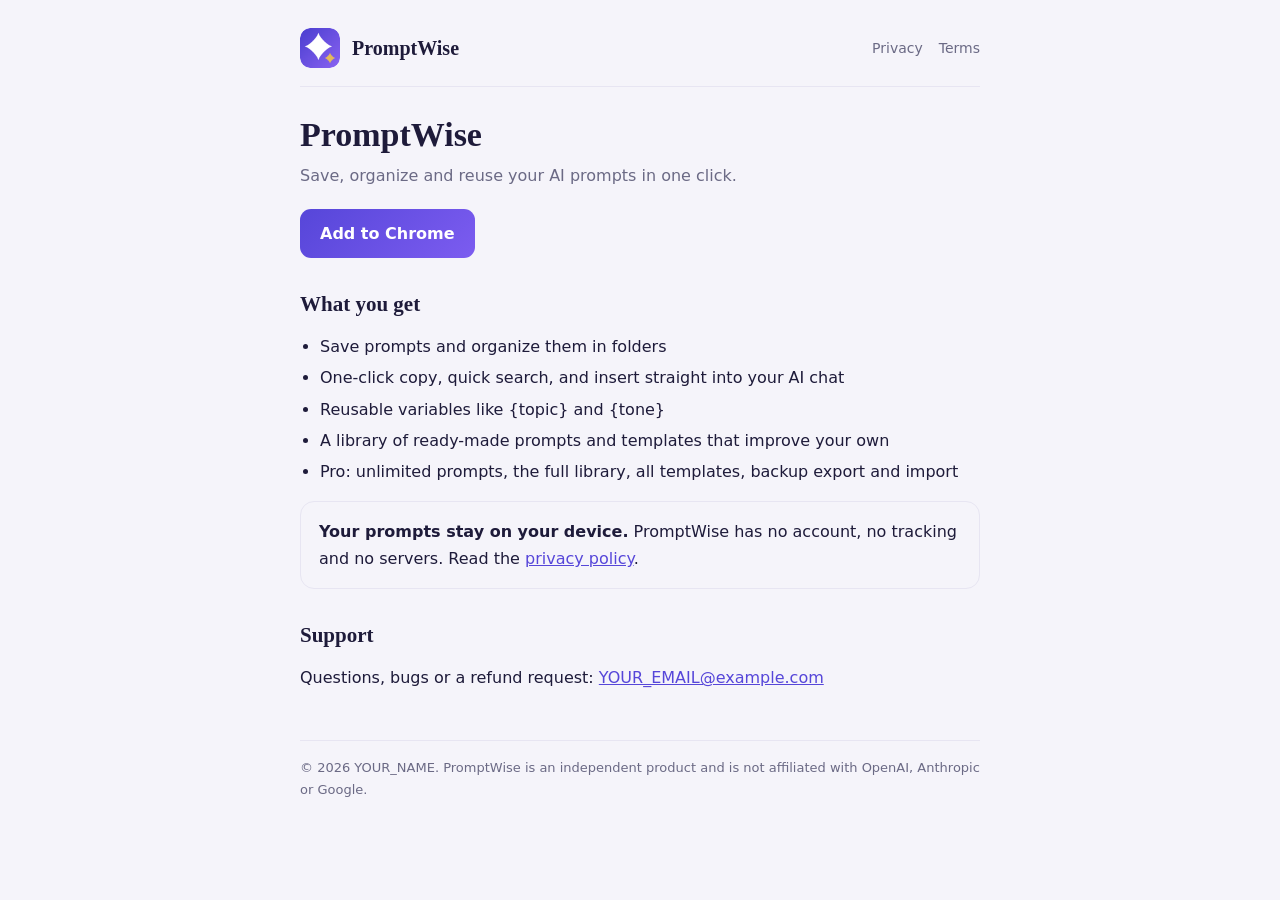
<file: index.html>
<!doctype html><html lang="en"><head><meta charset="utf-8"><meta name="viewport" content="width=device-width,initial-scale=1">
<title>PromptWise — AI Prompt Manager</title><link rel="stylesheet" href="style.css"><link rel="icon" href="logo.png"></head><body><div class="wrap">
<div class="top"><img src="logo.png" alt=""><a href="index.html">PromptWise</a><nav><a href="privacy.html">Privacy</a><a href="terms.html">Terms</a></nav></div>
<h1>PromptWise</h1>
<p class="sub">Save, organize and reuse your AI prompts in one click.</p>
<p><a class="cta" href="https://chromewebstore.google.com/">Add to Chrome</a></p>
<h2>What you get</h2>
<ul><li>Save prompts and organize them in folders</li><li>One-click copy, quick search, and insert straight into your AI chat</li><li>Reusable variables like {topic} and {tone}</li><li>A library of ready-made prompts and templates that improve your own</li><li>Pro: unlimited prompts, the full library, all templates, backup export and import</li></ul>
<div class="card"><b>Your prompts stay on your device.</b> PromptWise has no account, no tracking and no servers. Read the <a href="privacy.html">privacy policy</a>.</div>
<h2>Support</h2>
<p>Questions, bugs or a refund request: <a href="mailto:YOUR_EMAIL@example.com">YOUR_EMAIL@example.com</a></p>
<footer>© 2026 YOUR_NAME. PromptWise is an independent product and is not affiliated with OpenAI, Anthropic or Google.</footer></div></body></html>
</file>
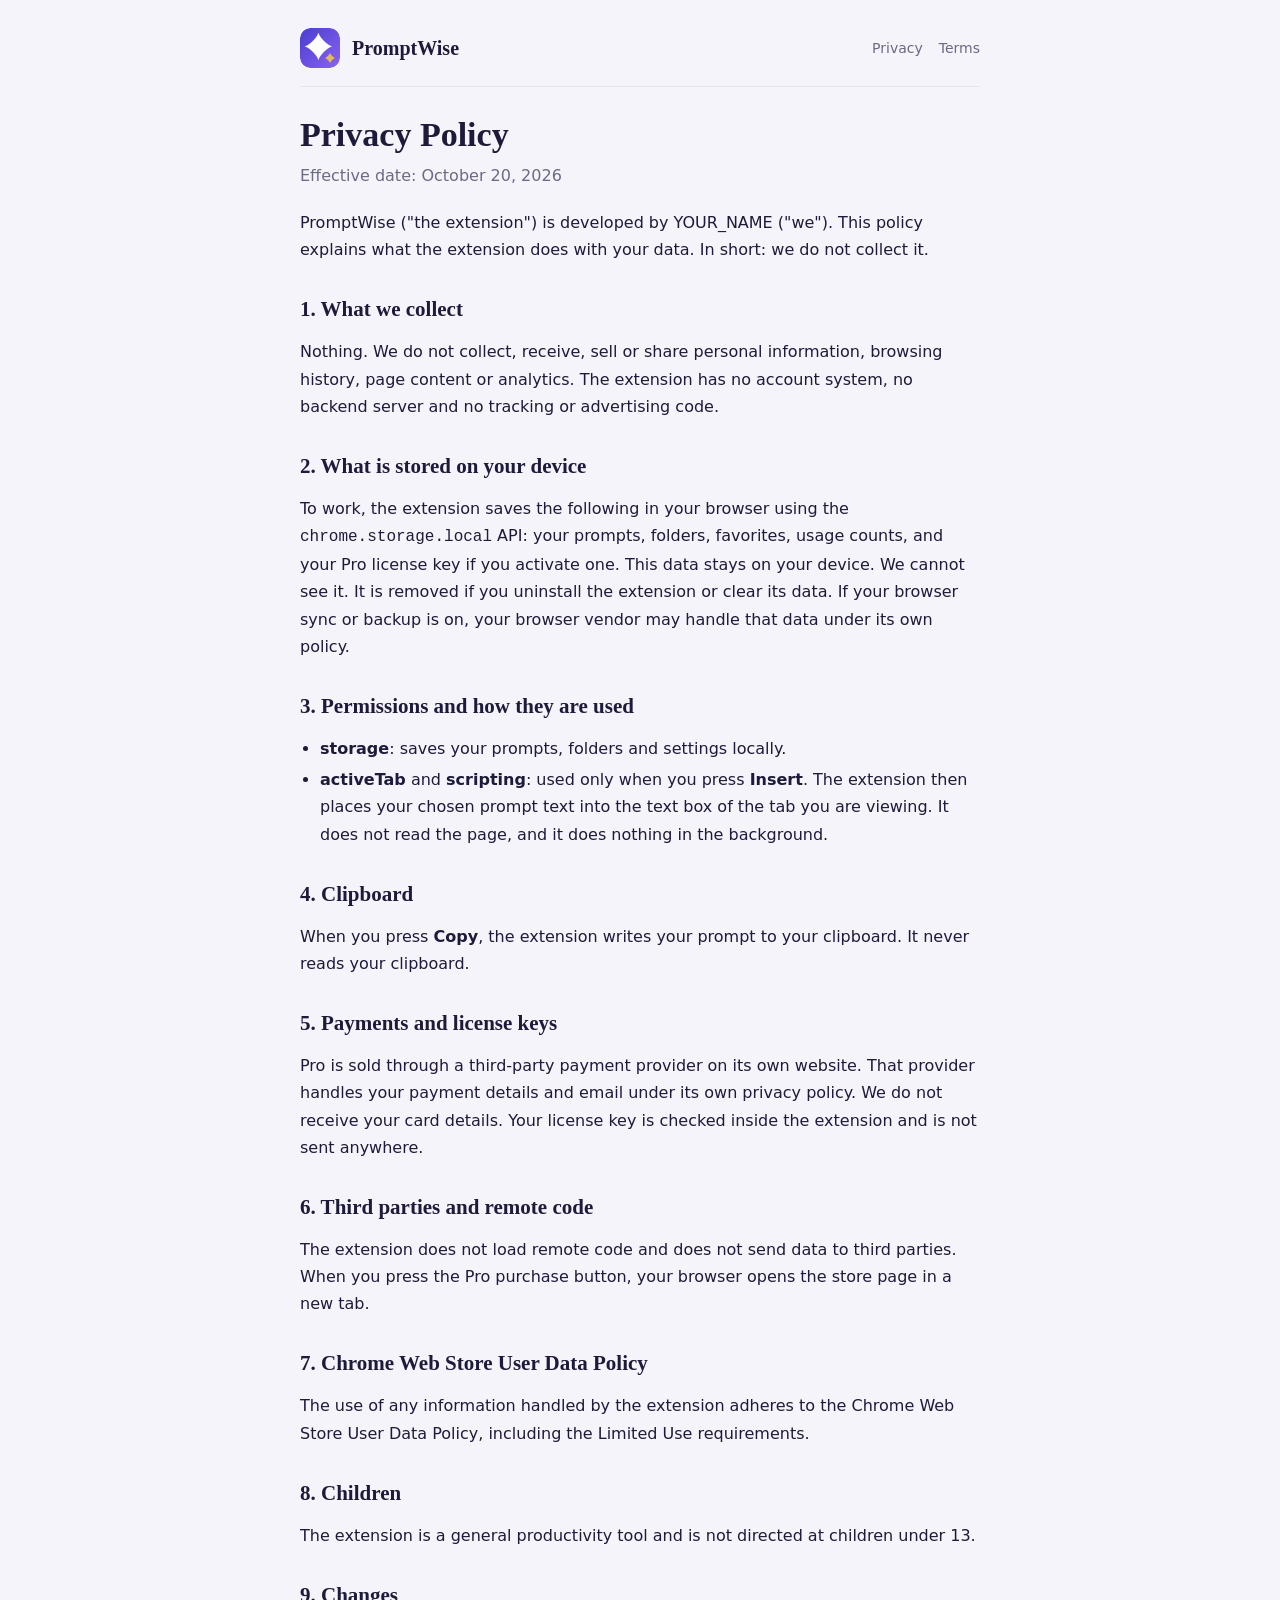
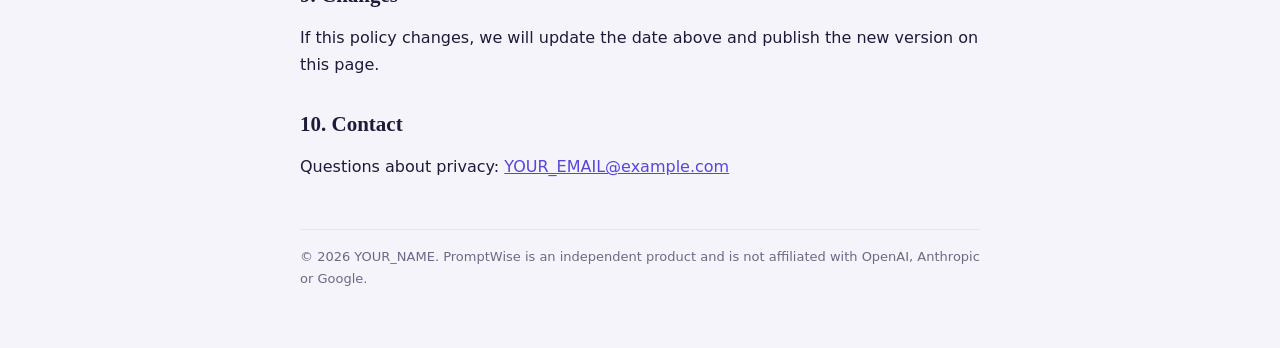
<file: privacy.html>
<!doctype html><html lang="en"><head><meta charset="utf-8"><meta name="viewport" content="width=device-width,initial-scale=1">
<title>Privacy Policy — PromptWise</title><link rel="stylesheet" href="style.css"><link rel="icon" href="logo.png"></head><body><div class="wrap">
<div class="top"><img src="logo.png" alt=""><a href="index.html">PromptWise</a><nav><a href="privacy.html">Privacy</a><a href="terms.html">Terms</a></nav></div>
<h1>Privacy Policy</h1>
<p class="sub">Effective date: October 20, 2026</p>
<p>PromptWise ("the extension") is developed by YOUR_NAME ("we"). This policy explains what the extension does with your data. In short: we do not collect it.</p>
<h2>1. What we collect</h2>
<p>Nothing. We do not collect, receive, sell or share personal information, browsing history, page content or analytics. The extension has no account system, no backend server and no tracking or advertising code.</p>
<h2>2. What is stored on your device</h2>
<p>To work, the extension saves the following in your browser using the <code>chrome.storage.local</code> API: your prompts, folders, favorites, usage counts, and your Pro license key if you activate one. This data stays on your device. We cannot see it. It is removed if you uninstall the extension or clear its data. If your browser sync or backup is on, your browser vendor may handle that data under its own policy.</p>
<h2>3. Permissions and how they are used</h2>
<ul>
<li><b>storage</b>: saves your prompts, folders and settings locally.</li>
<li><b>activeTab</b> and <b>scripting</b>: used only when you press <b>Insert</b>. The extension then places your chosen prompt text into the text box of the tab you are viewing. It does not read the page, and it does nothing in the background.</li>
</ul>
<h2>4. Clipboard</h2>
<p>When you press <b>Copy</b>, the extension writes your prompt to your clipboard. It never reads your clipboard.</p>
<h2>5. Payments and license keys</h2>
<p>Pro is sold through a third-party payment provider on its own website. That provider handles your payment details and email under its own privacy policy. We do not receive your card details. Your license key is checked inside the extension and is not sent anywhere.</p>
<h2>6. Third parties and remote code</h2>
<p>The extension does not load remote code and does not send data to third parties. When you press the Pro purchase button, your browser opens the store page in a new tab.</p>
<h2>7. Chrome Web Store User Data Policy</h2>
<p>The use of any information handled by the extension adheres to the Chrome Web Store User Data Policy, including the Limited Use requirements.</p>
<h2>8. Children</h2>
<p>The extension is a general productivity tool and is not directed at children under 13.</p>
<h2>9. Changes</h2>
<p>If this policy changes, we will update the date above and publish the new version on this page.</p>
<h2>10. Contact</h2>
<p>Questions about privacy: <a href="mailto:YOUR_EMAIL@example.com">YOUR_EMAIL@example.com</a></p>
<footer>© 2026 YOUR_NAME. PromptWise is an independent product and is not affiliated with OpenAI, Anthropic or Google.</footer></div></body></html>
</file>
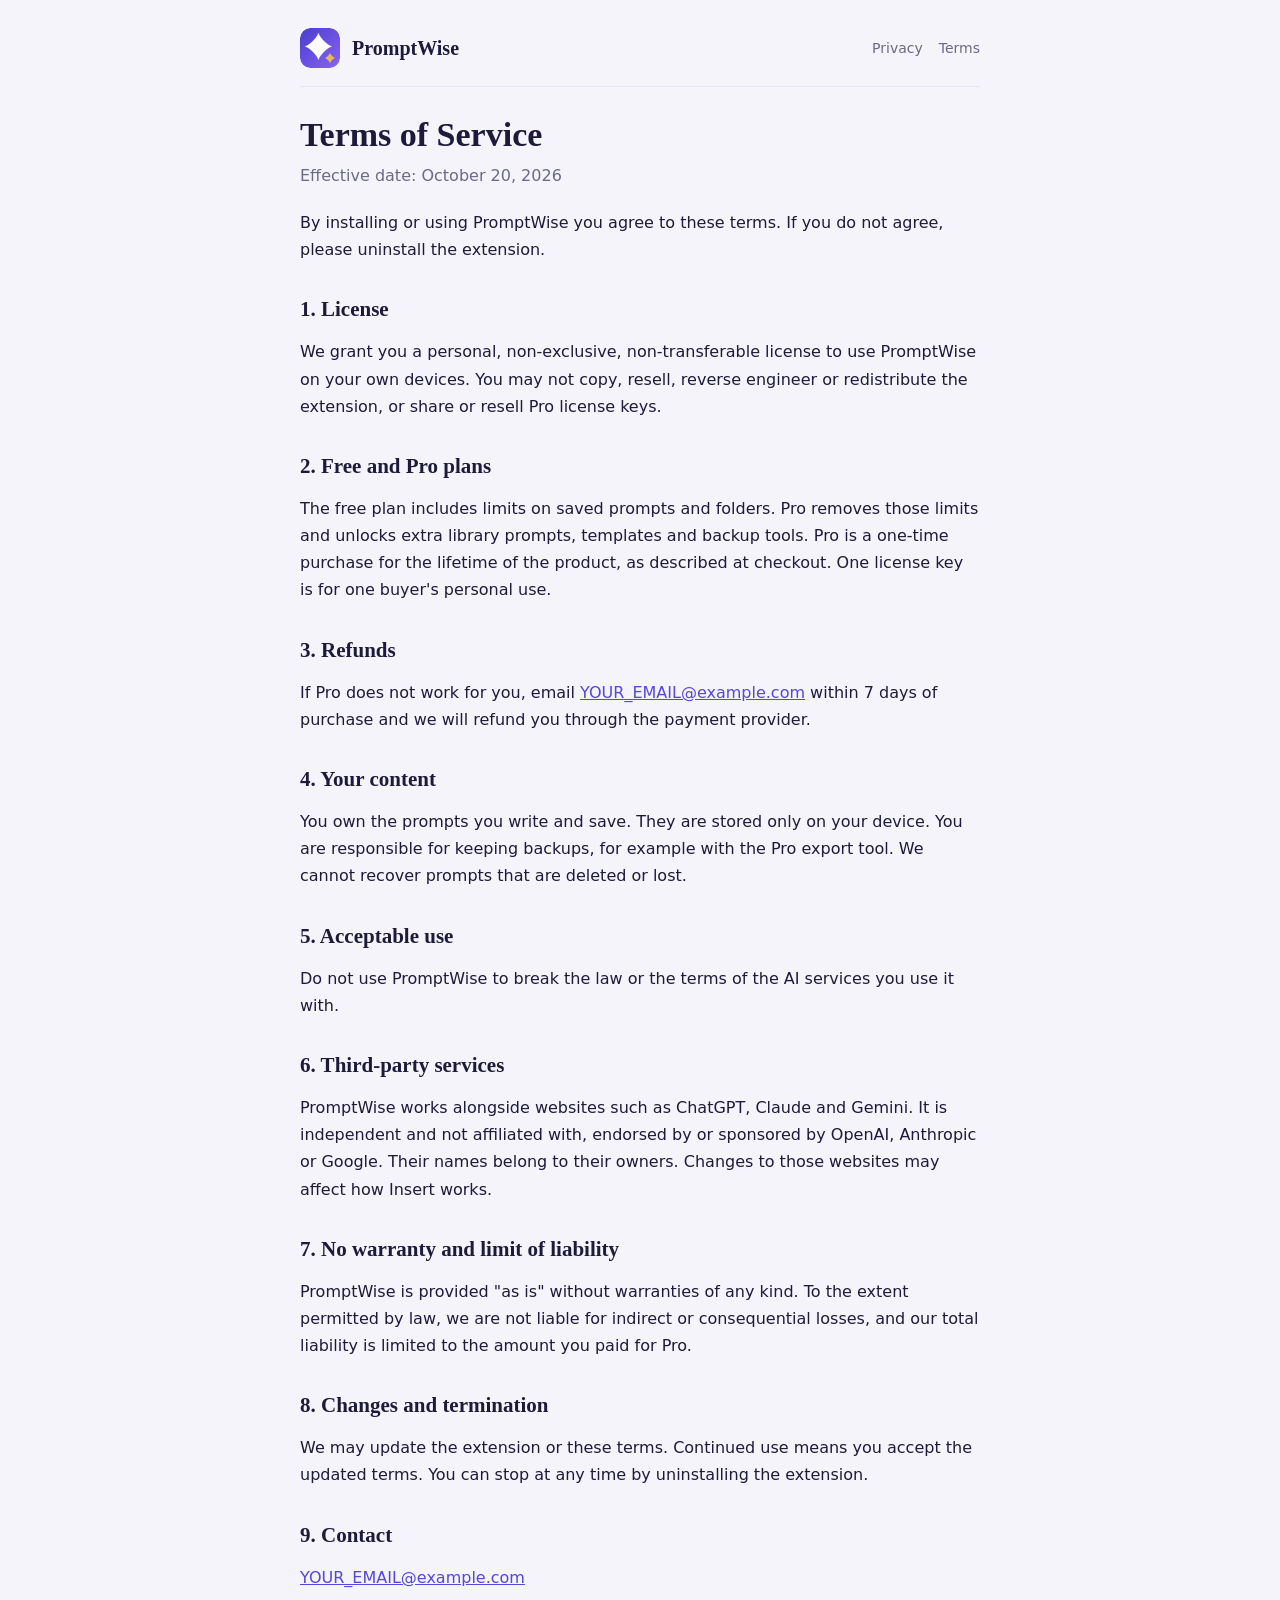
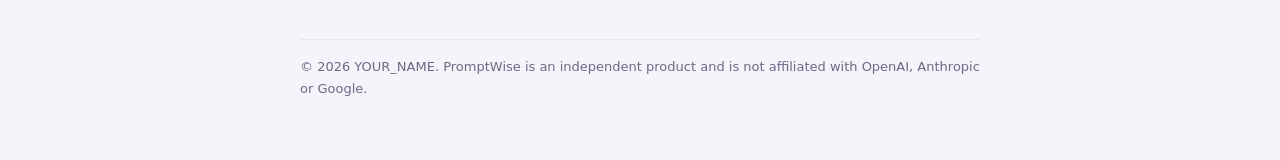
<file: terms.html>
<!doctype html><html lang="en"><head><meta charset="utf-8"><meta name="viewport" content="width=device-width,initial-scale=1">
<title>Terms of Service — PromptWise</title><link rel="stylesheet" href="style.css"><link rel="icon" href="logo.png"></head><body><div class="wrap">
<div class="top"><img src="logo.png" alt=""><a href="index.html">PromptWise</a><nav><a href="privacy.html">Privacy</a><a href="terms.html">Terms</a></nav></div>
<h1>Terms of Service</h1>
<p class="sub">Effective date: October 20, 2026</p>
<p>By installing or using PromptWise you agree to these terms. If you do not agree, please uninstall the extension.</p>
<h2>1. License</h2>
<p>We grant you a personal, non-exclusive, non-transferable license to use PromptWise on your own devices. You may not copy, resell, reverse engineer or redistribute the extension, or share or resell Pro license keys.</p>
<h2>2. Free and Pro plans</h2>
<p>The free plan includes limits on saved prompts and folders. Pro removes those limits and unlocks extra library prompts, templates and backup tools. Pro is a one-time purchase for the lifetime of the product, as described at checkout. One license key is for one buyer's personal use.</p>
<h2>3. Refunds</h2>
<p>If Pro does not work for you, email <a href="mailto:YOUR_EMAIL@example.com">YOUR_EMAIL@example.com</a> within 7 days of purchase and we will refund you through the payment provider.</p>
<h2>4. Your content</h2>
<p>You own the prompts you write and save. They are stored only on your device. You are responsible for keeping backups, for example with the Pro export tool. We cannot recover prompts that are deleted or lost.</p>
<h2>5. Acceptable use</h2>
<p>Do not use PromptWise to break the law or the terms of the AI services you use it with.</p>
<h2>6. Third-party services</h2>
<p>PromptWise works alongside websites such as ChatGPT, Claude and Gemini. It is independent and not affiliated with, endorsed by or sponsored by OpenAI, Anthropic or Google. Their names belong to their owners. Changes to those websites may affect how Insert works.</p>
<h2>7. No warranty and limit of liability</h2>
<p>PromptWise is provided "as is" without warranties of any kind. To the extent permitted by law, we are not liable for indirect or consequential losses, and our total liability is limited to the amount you paid for Pro.</p>
<h2>8. Changes and termination</h2>
<p>We may update the extension or these terms. Continued use means you accept the updated terms. You can stop at any time by uninstalling the extension.</p>
<h2>9. Contact</h2>
<p><a href="mailto:YOUR_EMAIL@example.com">YOUR_EMAIL@example.com</a></p>
<footer>© 2026 YOUR_NAME. PromptWise is an independent product and is not affiliated with OpenAI, Anthropic or Google.</footer></div></body></html>
</file>
<file: style.css>
:root{--bg:#F5F4FA;--ink:#1E1B3A;--muted:#6B6A85;--line:#E7E5F2;--pri:#5646D9;--gold:#B88A2E}
@media(prefers-color-scheme:dark){:root{--bg:#14132A;--ink:#F1F0FA;--muted:#A3A1C2;--line:#2D2B52;--pri:#A68BFF;--gold:#E3B95C}}
*{box-sizing:border-box}
body{margin:0;background:var(--bg);color:var(--ink);font:16px/1.7 "Segoe UI",system-ui,-apple-system,Roboto,sans-serif}
.wrap{max-width:720px;margin:0 auto;padding:28px 20px 60px}
.top{display:flex;align-items:center;gap:12px;padding-bottom:18px;border-bottom:1px solid var(--line);margin-bottom:28px}
.top img{width:40px;height:40px;border-radius:10px}
.top a{color:var(--ink);text-decoration:none;font:600 20px Georgia,serif}
.top nav{margin-left:auto;display:flex;gap:16px;font-size:14px}
.top nav a{font:500 14px "Segoe UI",system-ui,sans-serif;color:var(--muted)}
h1{font:600 34px/1.2 Georgia,serif;margin:0 0 6px}
h2{font:600 21px Georgia,serif;margin:34px 0 6px}
.sub{color:var(--muted);margin:0 0 20px}
a{color:var(--pri)}
ul{padding-left:20px}li{margin:4px 0}
.card{border:1px solid var(--line);border-radius:14px;padding:16px 18px;margin:16px 0}
.cta{display:inline-block;background:linear-gradient(135deg,#5646D9,#7C5CF0);color:#fff;text-decoration:none;padding:11px 20px;border-radius:11px;font-weight:600}
footer{margin-top:48px;padding-top:16px;border-top:1px solid var(--line);color:var(--muted);font-size:13px}
</file>
